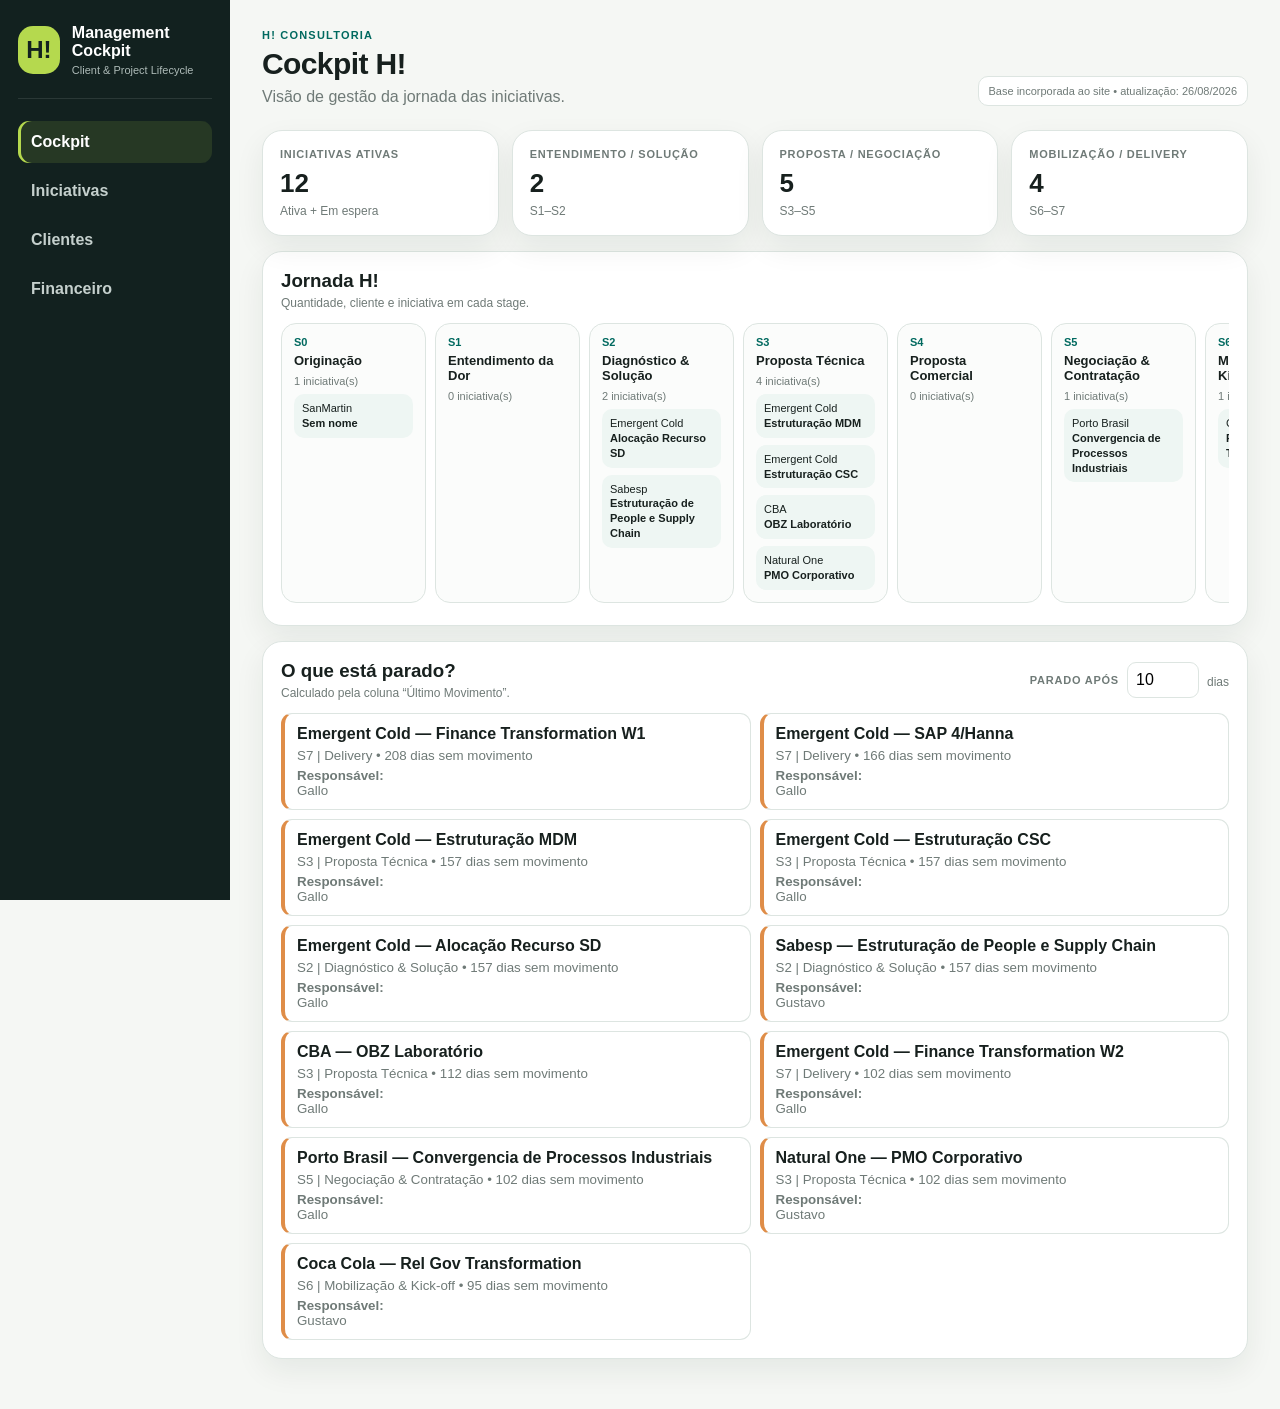
<file: index.html>
<!DOCTYPE html>
<html lang="pt-BR">
<head>
<meta charset="UTF-8">
<meta name="viewport" content="width=device-width, initial-scale=1.0">
<title>H! Management Cockpit</title>
<style>
:root{--bg:#f5f7f4;--panel:#fff;--text:#17201e;--muted:#6f7a77;--line:#dde5e1;--green:#00695f;--green2:#0c8779;--lime:#b5d94e;--orange:#df8d48;--red:#c65353;--soft:#eef6f3;--shadow:0 12px 30px rgba(18,36,32,.07);--radius:20px}
*{box-sizing:border-box}html,body{margin:0;background:var(--bg);color:var(--text);font-family:Inter,Segoe UI,Arial,sans-serif}button,input,select{font:inherit}button{cursor:pointer}
.shell{display:grid;grid-template-columns:230px minmax(0,1fr);min-height:100vh}
.sidebar{background:#12211f;color:#fff;padding:24px 18px;display:flex;flex-direction:column;position:sticky;top:0;height:100vh}
.brand{display:flex;gap:12px;align-items:center;padding-bottom:22px;border-bottom:1px solid rgba(255,255,255,.1)}.logo{width:48px;height:48px;border-radius:15px;background:var(--lime);color:#12211f;font-size:24px;font-weight:900;display:grid;place-items:center}.brand strong{display:block}.brand span{display:block;font-size:11px;color:#aebbb8;margin-top:4px}
.nav{display:grid;gap:7px;margin-top:22px}.nav button{border:0;background:transparent;color:#c5d0cd;text-align:left;padding:12px 13px;border-radius:11px;font-weight:700}.nav button.active,.nav button:hover{background:rgba(181,217,78,.12);color:#fff}.nav button.active{box-shadow:inset 3px 0 0 var(--lime)}
.main{padding:29px 32px 50px;min-width:0}.topbar{display:flex;justify-content:space-between;align-items:flex-end;gap:18px;margin-bottom:24px}.eyebrow{font-size:11px;letter-spacing:.11em;font-weight:800;color:var(--green);margin:0 0 6px}h1{margin:0;font-size:30px;letter-spacing:-.02em}.subtitle{color:var(--muted);margin:7px 0 0}.updated{font-size:11px;color:var(--muted);padding:8px 10px;border:1px solid var(--line);background:#fff;border-radius:10px}
.panel,.kpi{background:var(--panel);border:1px solid var(--line);border-radius:var(--radius);box-shadow:var(--shadow)}.panel{padding:18px}.kpi-grid{display:grid;grid-template-columns:repeat(4,minmax(0,1fr));gap:13px;margin-bottom:15px}.kpi{padding:17px}.label{font-size:11px;color:var(--muted);text-transform:uppercase;letter-spacing:.07em;font-weight:800}.value{font-size:26px;font-weight:850;margin-top:8px}.foot{font-size:12px;color:var(--muted);margin-top:5px}
.section-head{display:flex;justify-content:space-between;gap:12px;align-items:center;margin-bottom:13px}.section-head h3{margin:0}.panel-sub{font-size:12px;color:var(--muted);margin-top:4px}
.journey{display:grid;grid-template-columns:repeat(9,minmax(145px,1fr));gap:9px;overflow-x:auto;padding-bottom:4px}.stage{border:1px solid var(--line);border-radius:15px;padding:12px;background:#fbfcfb;min-width:145px}.stage-code{font-size:11px;font-weight:900;color:var(--green)}.stage-name{font-weight:800;font-size:13px;margin-top:5px}.stage-count{font-size:11px;color:var(--muted);margin-top:7px}.chip{display:block;margin-top:7px;padding:7px 8px;border-radius:10px;background:var(--soft);font-size:11px;line-height:1.35}.chip b{color:var(--text)}
.stuck-list{display:grid;grid-template-columns:repeat(2,minmax(0,1fr));gap:9px}.stuck{border-left:4px solid var(--orange);border-top:1px solid var(--line);border-right:1px solid var(--line);border-bottom:1px solid var(--line);border-radius:11px;padding:11px 12px;background:#fff}.stuck b{display:block}.stuck small{display:block;color:var(--muted);margin-top:5px}
.threshold{display:flex;align-items:center;gap:8px;flex-wrap:wrap}.threshold input{width:72px;border:1px solid var(--line);border-radius:9px;padding:8px;background:#fff}
.filters{display:flex;gap:8px;flex-wrap:wrap;margin-bottom:13px}.filters select,.filters input{border:1px solid var(--line);border-radius:10px;padding:10px 11px;background:#fff;min-width:165px}
.tablewrap{overflow:auto;border:1px solid var(--line);border-radius:15px}table{width:100%;border-collapse:collapse;min-width:850px;background:#fff}th,td{padding:11px 12px;border-bottom:1px solid var(--line);text-align:left;vertical-align:top;font-size:13px}th{background:#f9faf8;font-size:11px;text-transform:uppercase;letter-spacing:.05em;color:var(--muted)}.badge{display:inline-flex;padding:5px 8px;border-radius:999px;font-size:11px;font-weight:800}.green{background:#e7f5f0;color:#09695f}.orange{background:#fff1e5;color:#9a5a22}.red{background:#fdeaea;color:#a33c3c}.blue{background:#eaf1f8;color:#46627b}.gray{background:#eef1f0;color:#5e6865}
.client-grid{display:grid;grid-template-columns:repeat(auto-fit,minmax(230px,1fr));gap:12px}.client-card{border:1px solid var(--line);border-radius:15px;padding:14px;background:#fff}.client-card h4{margin:0}.client-card p{margin:6px 0 0;color:var(--muted);font-size:12px;line-height:1.5}
.finance-grid{display:grid;grid-template-columns:repeat(3,minmax(0,1fr));gap:12px;margin-bottom:15px}.empty{text-align:center;color:var(--muted);padding:28px}.hidden{display:none!important}
@media(max-width:1000px){.shell{grid-template-columns:200px 1fr}.kpi-grid{grid-template-columns:repeat(2,1fr)}.stuck-list{grid-template-columns:1fr}.finance-grid{grid-template-columns:1fr}}
@media(max-width:720px){.shell{display:block}.sidebar{position:relative;height:auto}.nav{grid-template-columns:repeat(2,1fr)}.main{padding:18px 12px}.topbar{flex-direction:column;align-items:flex-start}.kpi-grid{grid-template-columns:1fr}}
</style>
</head>
<body>
<div class="shell">
<aside class="sidebar">
  <div class="brand"><div class="logo">H!</div><div><strong>Management Cockpit</strong><span>Client & Project Lifecycle</span></div></div>
  <nav class="nav" id="nav">
    <button class="active" data-view="cockpit">Cockpit</button>
    <button data-view="initiatives">Iniciativas</button>
    <button data-view="clients">Clientes</button>
    <button data-view="finance">Financeiro</button>
  </nav>
</aside>

<main class="main">
<header class="topbar">
  <div><p class="eyebrow">H! CONSULTORIA</p><h1 id="pageTitle">Cockpit H!</h1><p class="subtitle" id="pageSubtitle">Visão de gestão da jornada das iniciativas.</p></div>
  <div class="updated">Base incorporada ao site • atualização: 26/08/2026</div>
</header>

<section id="cockpit" class="view">
  <div class="kpi-grid">
    <div class="kpi"><div class="label">Iniciativas ativas</div><div class="value" id="kActive">0</div><div class="foot">Ativa + Em espera</div></div>
    <div class="kpi"><div class="label">Entendimento / solução</div><div class="value" id="kEarly">0</div><div class="foot">S1–S2</div></div>
    <div class="kpi"><div class="label">Proposta / negociação</div><div class="value" id="kProposal">0</div><div class="foot">S3–S5</div></div>
    <div class="kpi"><div class="label">Mobilização / Delivery</div><div class="value" id="kDelivery">0</div><div class="foot">S6–S7</div></div>
  </div>
  <div class="panel" style="margin-bottom:15px">
    <div class="section-head"><div><h3>Jornada H!</h3><div class="panel-sub">Quantidade, cliente e iniciativa em cada stage.</div></div></div>
    <div class="journey" id="journey"></div>
  </div>
  <div class="panel">
    <div class="section-head">
      <div><h3>O que está parado?</h3><div class="panel-sub">Calculado pela coluna “Último Movimento”.</div></div>
      <div class="threshold"><span class="label">Parado após</span><input id="daysThreshold" type="number" min="1" value="10"><span class="panel-sub">dias</span></div>
    </div>
    <div class="stuck-list" id="stuckList"></div>
  </div>
</section>

<section id="initiatives" class="view hidden">
  <div class="panel">
    <div class="section-head"><div><h3>Iniciativas</h3><div class="panel-sub" id="initiativeCount"></div></div></div>
    <div class="filters">
      <select id="stageFilter"><option value="">Todos os stages</option></select>
      <select id="statusFilter"><option value="">Todos os status</option><option>Ativa</option><option>Em espera</option><option>Perdida</option><option>Encerrada</option></select>
      <input id="searchInput" type="search" placeholder="Buscar cliente, iniciativa, owner...">
    </div>
    <div class="tablewrap"><table><thead><tr><th>Cliente</th><th>Iniciativa</th><th>Stage</th><th>Status</th><th>Owner</th><th>Sponsor</th><th>Origem</th><th>Último movimento</th></tr></thead><tbody id="initiativeBody"></tbody></table></div>
  </div>
</section>

<section id="clients" class="view hidden">
  <div class="panel">
    <div class="section-head"><div><h3>Clientes</h3><div class="panel-sub">Contas agrupadas por iniciativa.</div></div></div>
    <div class="client-grid" id="clientGrid"></div>
  </div>
</section>

<section id="finance" class="view hidden">
  <div class="finance-grid">
    <div class="kpi"><div class="label">Valor comercial informado</div><div class="value" id="fCommercial">R$ 0</div><div class="foot">Somente valores preenchidos</div></div>
    <div class="kpi"><div class="label">Aprovadas / em negociação</div><div class="value" id="fNegotiation">0</div><div class="foot">Status de negociação preenchido</div></div>
    <div class="kpi"><div class="label">Kickoffs registrados</div><div class="value" id="fKickoff">0</div><div class="foot">Data de kickoff preenchida</div></div>
  </div>
  <div class="panel">
    <div class="section-head"><div><h3>Informações comerciais</h3><div class="panel-sub">Sem fluxo de caixa — somente economics da iniciativa.</div></div></div>
    <div class="tablewrap"><table><thead><tr><th>Cliente</th><th>Iniciativa</th><th>Stage</th><th>Valor Comercial</th><th>Status Negociação</th><th>Condição Pagamento</th><th>Kickoff</th></tr></thead><tbody id="financeBody"></tbody></table></div>
  </div>
</section>
</main>
</div>

<script>
(() => {
const DATA=[{"ID": "H-001", "Cliente": "Emergent Cold", "Iniciativa": "Finance Transformation W1", "Stage Atual": "S7 | Delivery", "Status": "Ativa", "Owner H!": "Gallo", "Sponsor / Contato": "Thais", "Origem": "Indicação", "Data Entrada": "2026-02-10", "Último Movimento": "2026-05-11", "S0 | Contexto Inicial": "Estruturaçao de processos financeiros", "S2 | Prazo Técnico": "12 Semanas", "S4 | Valor Comercial": 480000, "S5 | Status Negociação": "Aprovada", "S5 | Condição Pagamento": "3x", "S6 | Data Kickoff": "2026-05-01", "Observações Gerais": null}, {"ID": "H-002", "Cliente": "Emergent Cold", "Iniciativa": "SAP 4/Hanna", "Stage Atual": "S7 | Delivery", "Status": "Ativa", "Owner H!": "Gallo", "Sponsor / Contato": "Thais", "Origem": "Cliente Atual", "Data Entrada": "2026-05-01", "Último Movimento": "2026-06-22", "S0 | Contexto Inicial": "PMO SAP HANNA", "S2 | Prazo Técnico": "54 Semanas", "S4 | Valor Comercial": 960000, "S5 | Status Negociação": "Aprovada", "S5 | Condição Pagamento": "12x", "S6 | Data Kickoff": "2026-06-15", "Observações Gerais": null}, {"ID": "H-003", "Cliente": "Coca Cola", "Iniciativa": "Rel Gov Transformation", "Stage Atual": "S6 | Mobilização & Kick-off", "Status": "Ativa", "Owner H!": "Gustavo", "Sponsor / Contato": "Gustavo", "Origem": "Indicação", "Data Entrada": "2026-04-01", "Último Movimento": "2026-09-01", "S0 | Contexto Inicial": "Estruturaçao de processos Rel Gov", "S2 | Prazo Técnico": "12 Semanas", "S4 | Valor Comercial": 360000, "S5 | Status Negociação": "Aprovada", "S5 | Condição Pagamento": "2x", "S6 | Data Kickoff": "2026-09-01", "Observações Gerais": null}, {"ID": "H-004", "Cliente": "Emergent Cold", "Iniciativa": "Finance Transformation W2", "Stage Atual": "S7 | Delivery", "Status": "Ativa", "Owner H!": "Gallo", "Sponsor / Contato": "Thais", "Origem": "Cliente Atual", "Data Entrada": "2026-02-10", "Último Movimento": "2026-08-25", "S0 | Contexto Inicial": "Estruturaçao de processos financeiros", "S2 | Prazo Técnico": "6 Semanas", "S4 | Valor Comercial": 240000, "S5 | Status Negociação": "Aprovada", "S5 | Condição Pagamento": "2x", "S6 | Data Kickoff": "2026-08-22", "Observações Gerais": null}, {"ID": "H-005", "Cliente": "Emergent Cold", "Iniciativa": "Estruturação MDM", "Stage Atual": "S3 | Proposta Técnica", "Status": "Ativa", "Owner H!": "Gallo", "Sponsor / Contato": "Thais", "Origem": "Cliente Atual", "Data Entrada": "2026-05-01", "Último Movimento": "2026-07-01", "S0 | Contexto Inicial": "Falta de Célula de Cadastro", "S2 | Prazo Técnico": null, "S4 | Valor Comercial": null, "S5 | Status Negociação": null, "S5 | Condição Pagamento": null, "S6 | Data Kickoff": "", "Observações Gerais": null}, {"ID": "H-006", "Cliente": "Emergent Cold", "Iniciativa": "Estruturação CSC", "Stage Atual": "S3 | Proposta Técnica", "Status": "Ativa", "Owner H!": "Gallo", "Sponsor / Contato": "Thais", "Origem": "Cliente Atual", "Data Entrada": "2026-05-01", "Último Movimento": "2026-07-01", "S0 | Contexto Inicial": "Criação do CSC", "S2 | Prazo Técnico": null, "S4 | Valor Comercial": null, "S5 | Status Negociação": null, "S5 | Condição Pagamento": null, "S6 | Data Kickoff": "", "Observações Gerais": null}, {"ID": "H-007", "Cliente": "Emergent Cold", "Iniciativa": "Alocação Recurso SD", "Stage Atual": "S2 | Diagnóstico & Solução", "Status": "Ativa", "Owner H!": "Gallo", "Sponsor / Contato": "Thais", "Origem": "Cliente Atual", "Data Entrada": "2026-05-01", "Último Movimento": "2026-07-01", "S0 | Contexto Inicial": "Falta de especialista de SD", "S2 | Prazo Técnico": null, "S4 | Valor Comercial": null, "S5 | Status Negociação": null, "S5 | Condição Pagamento": null, "S6 | Data Kickoff": "", "Observações Gerais": null}, {"ID": "H-008", "Cliente": "Grupo MNGT", "Iniciativa": "Estruturação de processos", "Stage Atual": "S5 | Negociação & Contratação", "Status": "Perdida", "Owner H!": "Gallo", "Sponsor / Contato": "Mariana Girio", "Origem": "Indicação", "Data Entrada": "2026-04-01", "Último Movimento": "2026-07-01", "S0 | Contexto Inicial": "Estruturaçao de processos", "S2 | Prazo Técnico": null, "S4 | Valor Comercial": null, "S5 | Status Negociação": "Perdida", "S5 | Condição Pagamento": null, "S6 | Data Kickoff": "", "Observações Gerais": "Proposta de R$ 770.000,00"}, {"ID": "H-009", "Cliente": "Cocal", "Iniciativa": "Automação de Processos", "Stage Atual": "S3 | Proposta Técnica", "Status": "Perdida", "Owner H!": "Gallo", "Sponsor / Contato": "Rafael", "Origem": "Indicação", "Data Entrada": "2026-04-01", "Último Movimento": "2026-07-01", "S0 | Contexto Inicial": "Estruturação célula de automação", "S2 | Prazo Técnico": null, "S4 | Valor Comercial": null, "S5 | Status Negociação": "Perdida", "S5 | Condição Pagamento": null, "S6 | Data Kickoff": "", "Observações Gerais": null}, {"ID": "H-010", "Cliente": "Sabesp", "Iniciativa": "Estruturação de People e Supply Chain", "Stage Atual": "S2 | Diagnóstico & Solução", "Status": "Em espera", "Owner H!": "Gustavo", "Sponsor / Contato": "Rodrigo Abib", "Origem": "Indicação", "Data Entrada": "2026-04-01", "Último Movimento": "2026-07-01", "S0 | Contexto Inicial": "Processo de People e Supply Chain", "S2 | Prazo Técnico": null, "S4 | Valor Comercial": null, "S5 | Status Negociação": null, "S5 | Condição Pagamento": null, "S6 | Data Kickoff": "", "Observações Gerais": null}, {"ID": "H-011", "Cliente": "Porto Brasil", "Iniciativa": "Convergencia de Processos Industriais", "Stage Atual": "S5 | Negociação & Contratação", "Status": "Ativa", "Owner H!": "Gallo", "Sponsor / Contato": "Ana", "Origem": "Indicação", "Data Entrada": "2026-06-01", "Último Movimento": "2026-08-25", "S0 | Contexto Inicial": "De para Protheus x Produção", "S2 | Prazo Técnico": "20 Semanas", "S4 | Valor Comercial": null, "S5 | Status Negociação": "Em negociação", "S5 | Condição Pagamento": null, "S6 | Data Kickoff": "2026-09-01", "Observações Gerais": "Proposta de R$ 275.000,00"}, {"ID": "H-012", "Cliente": "CBA", "Iniciativa": "OBZ Laboratório", "Stage Atual": "S3 | Proposta Técnica", "Status": "Ativa", "Owner H!": "Gallo", "Sponsor / Contato": "Roberto", "Origem": "Indicação", "Data Entrada": "2026-07-01", "Último Movimento": "2026-08-15", "S0 | Contexto Inicial": "Falta de método para definição do orçamento 2027 para o laboratório", "S2 | Prazo Técnico": null, "S4 | Valor Comercial": null, "S5 | Status Negociação": null, "S5 | Condição Pagamento": null, "S6 | Data Kickoff": "", "Observações Gerais": null}, {"ID": "H-013", "Cliente": "Natural One", "Iniciativa": "PMO Corporativo", "Stage Atual": "S3 | Proposta Técnica", "Status": "Ativa", "Owner H!": "Gustavo", "Sponsor / Contato": "Maurício Galvão", "Origem": "Indicação", "Data Entrada": "2026-08-15", "Último Movimento": "2026-08-25", "S0 | Contexto Inicial": "Metodologoia de gestão de projeto despadronizada", "S2 | Prazo Técnico": null, "S4 | Valor Comercial": null, "S5 | Status Negociação": null, "S5 | Condição Pagamento": null, "S6 | Data Kickoff": "", "Observações Gerais": null}, {"ID": "H-014", "Cliente": "SanMartin", "Iniciativa": null, "Stage Atual": "S0 | Originação", "Status": "Ativa", "Owner H!": "Gabriel", "Sponsor / Contato": "Bernardo", "Origem": null, "Data Entrada": "", "Último Movimento": "", "S0 | Contexto Inicial": null, "S2 | Prazo Técnico": null, "S4 | Valor Comercial": null, "S5 | Status Negociação": null, "S5 | Condição Pagamento": null, "S6 | Data Kickoff": "", "Observações Gerais": null}];
const STAGES=[
["S0 | Originação","S0","Originação"],["S1 | Entendimento da Dor","S1","Entendimento da Dor"],
["S2 | Diagnóstico & Solução","S2","Diagnóstico & Solução"],["S3 | Proposta Técnica","S3","Proposta Técnica"],
["S4 | Proposta Comercial","S4","Proposta Comercial"],["S5 | Negociação & Contratação","S5","Negociação & Contratação"],
["S6 | Mobilização & Kick-off","S6","Mobilização & Kick-off"],["S7 | Delivery","S7","Delivery"],["S8 | Encerramento","S8","Encerramento"]
];
const $=s=>document.querySelector(s), $$=s=>[...document.querySelectorAll(s)];
const rows=DATA;

function setView(view){
  $$(".view").forEach(v=>v.classList.add("hidden"));$("#"+view).classList.remove("hidden");
  $$("#nav button").forEach(b=>b.classList.toggle("active",b.dataset.view===view));
  const t={cockpit:["Cockpit H!","Visão de gestão da jornada das iniciativas."],initiatives:["Iniciativas","Consulta consolidada da base incorporada ao site."],clients:["Clientes","Visão das contas e de suas iniciativas."],finance:["Financeiro","Informações comerciais das iniciativas."]}[view];
  $("#pageTitle").textContent=t[0];$("#pageSubtitle").textContent=t[1];
}
$$("#nav button").forEach(b=>b.addEventListener("click",()=>setView(b.dataset.view)));

function stageCode(v){const s=String(v||"");const m=s.match(/^S[0-8]/);return m?m[0]:"";}
function activeRows(){return rows.filter(r=>["Ativa","Em espera"].includes(String(r["Status"]||"Ativa")));}
function esc(v){return String(v??"").replace(/[&<>"']/g,m=>({"&":"&amp;","<":"&lt;",">":"&gt;",'"':"&quot;","'":"&#039;"}[m]));}
function badge(s){const c=s==="Ativa"?"green":s==="Em espera"?"orange":s==="Perdida"?"red":s==="Encerrada"?"blue":"gray";return `<span class="badge ${c}">${s||"—"}</span>`;}
function money(v){const n=Number(v);return Number.isFinite(n)&&String(v??"").trim()!==""?n.toLocaleString("pt-BR",{style:"currency",currency:"BRL",maximumFractionDigits:0}):"—";}
function dateBR(v){if(!v)return"—";const m=String(v).match(/^(\d{4})-(\d{2})-(\d{2})$/);return m?`${m[3]}/${m[2]}/${m[1]}`:v;}
function daysSince(v){if(!v)return null;const d=new Date(v+"T00:00:00Z");if(Number.isNaN(d.getTime()))return null;const now=new Date();const today=Date.UTC(now.getFullYear(),now.getMonth(),now.getDate());return Math.floor((today-d.getTime())/86400000);}

function renderKpis(){
 const a=activeRows();
 $("#kActive").textContent=a.length;
 $("#kEarly").textContent=a.filter(r=>["S1","S2"].includes(stageCode(r["Stage Atual"]))).length;
 $("#kProposal").textContent=a.filter(r=>["S3","S4","S5"].includes(stageCode(r["Stage Atual"]))).length;
 $("#kDelivery").textContent=a.filter(r=>["S6","S7"].includes(stageCode(r["Stage Atual"]))).length;
}
function renderJourney(){
 const a=activeRows();
 $("#journey").innerHTML=STAGES.map(([full,code,name])=>{
   const arr=a.filter(r=>r["Stage Atual"]===full);
   return `<div class="stage"><div class="stage-code">${code}</div><div class="stage-name">${name}</div><div class="stage-count">${arr.length} iniciativa(s)</div>${arr.map(r=>`<span class="chip">${esc(r["Cliente"]||"—")}<br><b>${esc(r["Iniciativa"]||"Sem nome")}</b></span>`).join("")}</div>`;
 }).join("");
}
function renderStuck(){
 const limit=Math.max(1,Number($("#daysThreshold").value)||10);
 const stuck=activeRows().map(r=>({r,days:daysSince(r["Último Movimento"])})).filter(x=>x.days!==null&&x.days>=limit&&stageCode(x.r["Stage Atual"])!=="S8").sort((a,b)=>b.days-a.days);
 $("#stuckList").innerHTML=stuck.length?stuck.map(x=>`<div class="stuck"><b>${esc(x.r["Cliente"]||"—")} — ${esc(x.r["Iniciativa"]||"Sem nome")}</b><small>${esc(x.r["Stage Atual"]||"—")} • ${x.days} dias sem movimento</small><small><b>Responsável:</b> ${esc(x.r["Owner H!"]||"—")}</small></div>`).join(""):`<div class="empty">Nenhuma iniciativa acima de ${limit} dias.</div>`;
}
function renderInitiatives(){
 const sf=$("#stageFilter").value, st=$("#statusFilter").value, q=$("#searchInput").value.toLowerCase().trim();
 const f=rows.filter(r=>(!sf||r["Stage Atual"]===sf)&&(!st||r["Status"]===st)&&(!q||[r["Cliente"],r["Iniciativa"],r["Owner H!"],r["Sponsor / Contato"]].some(v=>String(v||"").toLowerCase().includes(q))));
 $("#initiativeCount").textContent=`${f.length} registro(s)`;
 $("#initiativeBody").innerHTML=f.map(r=>`<tr><td>${esc(r["Cliente"]||"—")}</td><td>${esc(r["Iniciativa"]||"Sem nome")}</td><td>${esc(r["Stage Atual"]||"—")}</td><td>${badge(r["Status"]||"")}</td><td>${esc(r["Owner H!"]||"—")}</td><td>${esc(r["Sponsor / Contato"]||"—")}</td><td>${esc(r["Origem"]||"—")}</td><td>${dateBR(r["Último Movimento"])}</td></tr>`).join("")||`<tr><td colspan="8" class="empty">Nenhum registro.</td></tr>`;
}
function renderClients(){
 const map={};rows.forEach(r=>{const c=String(r["Cliente"]||"").trim();if(!c)return;(map[c]??=[]).push(r);});
 $("#clientGrid").innerHTML=Object.keys(map).sort().map(c=>{const a=map[c],active=a.filter(r=>["Ativa","Em espera"].includes(r["Status"]||"Ativa")).length;return `<div class="client-card"><h4>${esc(c)}</h4><p>${a.length} iniciativa(s) • ${active} ativa(s)</p><p>${a.map(r=>`${esc(r["Stage Atual"]||"—")} — ${esc(r["Iniciativa"]||"Sem nome")}`).join("<br>")}</p></div>`;}).join("");
}
function renderFinance(){
 const total=rows.reduce((s,r)=>s+(Number(r["S4 | Valor Comercial"])||0),0);
 const negotiation=rows.filter(r=>String(r["S5 | Status Negociação"]||"").trim()!=="").length;
 const kickoff=rows.filter(r=>String(r["S6 | Data Kickoff"]||"").trim()!=="").length;
 $("#fCommercial").textContent=money(total);$("#fNegotiation").textContent=negotiation;$("#fKickoff").textContent=kickoff;
 $("#financeBody").innerHTML=rows.map(r=>`<tr><td>${esc(r["Cliente"]||"—")}</td><td>${esc(r["Iniciativa"]||"Sem nome")}</td><td>${esc(r["Stage Atual"]||"—")}</td><td>${money(r["S4 | Valor Comercial"])}</td><td>${esc(r["S5 | Status Negociação"]||"—")}</td><td>${esc(r["S5 | Condição Pagamento"]||"—")}</td><td>${dateBR(r["S6 | Data Kickoff"])}</td></tr>`).join("");
}
STAGES.forEach(([full])=>$("#stageFilter").insertAdjacentHTML("beforeend",`<option value="${full}">${full}</option>`));
$("#stageFilter").addEventListener("change",renderInitiatives);$("#statusFilter").addEventListener("change",renderInitiatives);$("#searchInput").addEventListener("input",renderInitiatives);$("#daysThreshold").addEventListener("input",renderStuck);
renderKpis();renderJourney();renderStuck();renderInitiatives();renderClients();renderFinance();
})();
</script>
</body>
</html>
</file>
